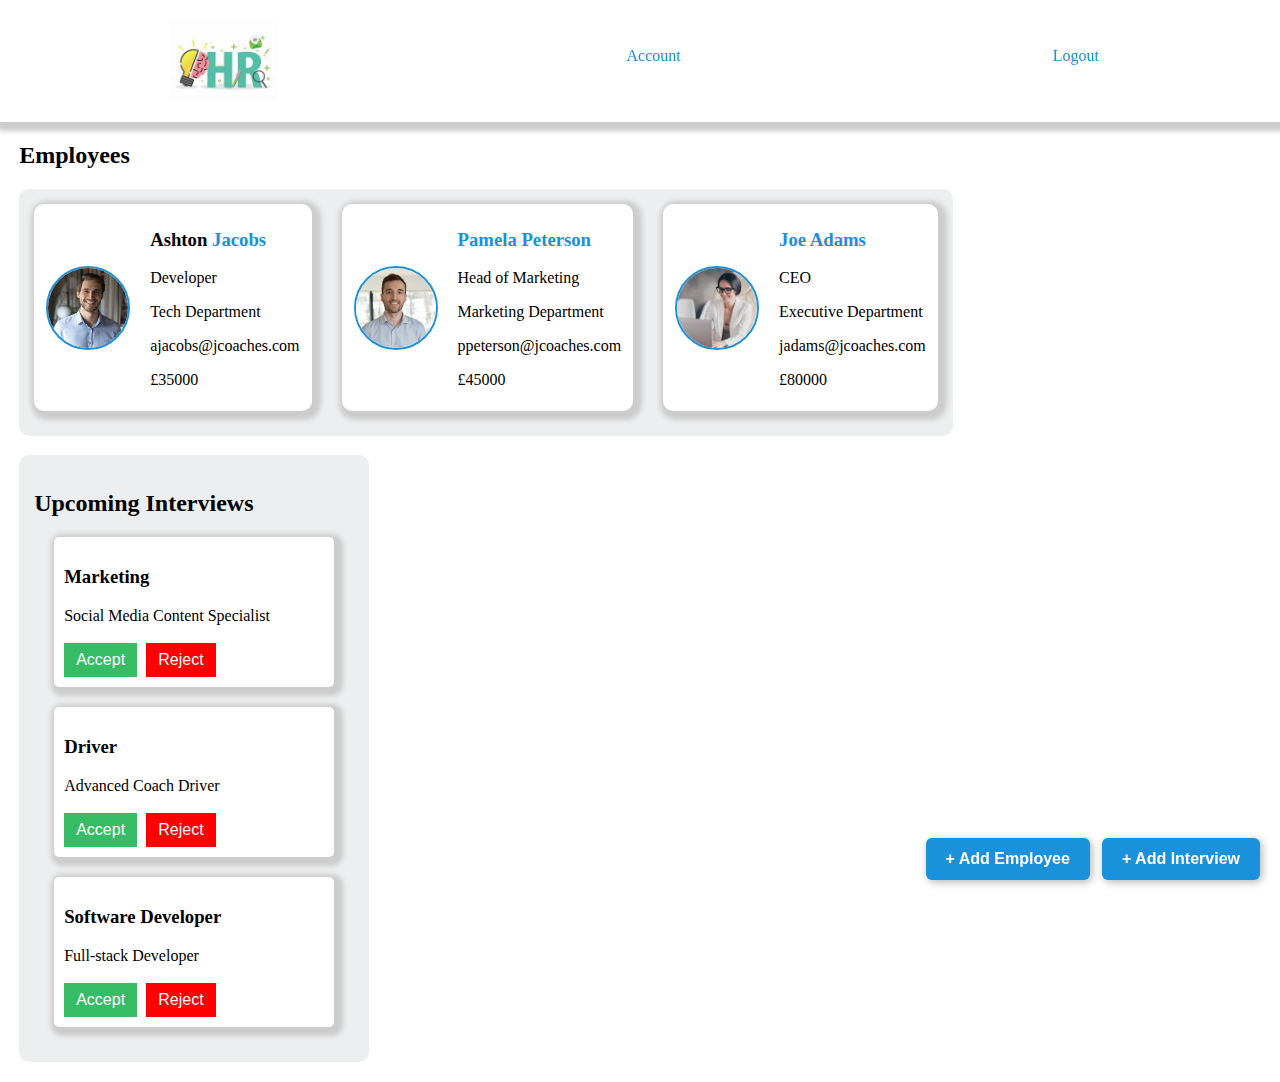
<file: HR System/index.html>
<!DOCTYPE html>
<html lang="en">

<head>
    <meta charset="UTF-8">
    <meta name="viewport" content="width=device-width, initial-scale=1.0">
    <title>Joe's Coaches</title>
    <link rel="stylesheet" href="css/style.css">
</head>

<body>

    <!-- NAVIGATION -->
    <div class="nav-wrapper">
        <nav>
            <ul class="nav-list">
                <img id="icon" src="images/logo.jpg" alt="logo" height="80px">
                <li><a href="#">Account</a></li>
                <li><a href="#">Logout</a></li>
            </ul>
        </nav>
    </div>

    <!-- EMPLOYEES -->
    <div class="employees">
        <h2>Employees</h2>

        <div class="employee-list">

            <!-- Employee 1 -->
            <div class="employee-card">
                <img class="user-img" src="images/user1.webp" alt="">
                <div class="employee-details">
                    <h3><span class="name-format"></span>Ashton</span> <span class="name-format">Jacobs</span></h3>
                    <p>Developer</p>
                    <p>Tech Department</p>
                    <p>ajacobs@jcoaches.com</p>
                    <p>£35000</p>
                </div>
            </div>

            <!-- Employee 2 -->
            <div class="employee-card">
                <img class="user-img" src="images/user2.webp" alt="">
                <div class="employee-details">
                    <h3><span class="name-format">Pamela</span> <span class="name-format">Peterson</span></h3>
                    <p>Head of Marketing</p>
                    <p>Marketing Department</p>
                    <p>ppeterson@jcoaches.com</p>
                    <p>£45000</p>
                </div>
            </div>

            <!-- Employee 3 -->
            <div class="employee-card">
                <img class="user-img" src="images/user4.jpg" alt="">
                <div class="employee-details">
                    <h3><span class="name-format">Joe</span> <span class="name-format">Adams</span></h3>
                    <p>CEO</p>
                    <p>Executive Department</p>
                    <p>jadams@jcoaches.com</p>
                    <p>£80000</p>
                </div>
            </div>

        </div>
    </div>

    <!-- INTERVIEWS -->
    <div class="interviews">
        <h2>Upcoming Interviews</h2>

        <div class="list-item">
            <h3>Marketing</h3>
            <p>Social Media Content Specialist</p>
            <button class="accept-btn">Accept</button>
            <button class="reject-btn">Reject</button>
        </div>

        <div class="list-item">
            <h3>Driver</h3>
            <p>Advanced Coach Driver</p>
            <button class="accept-btn">Accept</button>
            <button class="reject-btn">Reject</button>
        </div>

        <div class="list-item">
            <h3>Software Developer</h3>
            <p>Full-stack Developer</p>
            <button class="accept-btn">Accept</button>
            <button class="reject-btn">Reject</button>
        </div>

    </div>

    <!-- ADD EMPLOYEE MODAL -->
    <div id="employeeModal">
        <div class="modal-header">
            <p class="modal-header-content">Add New Employee</p>
        </div>
        <p>First Name: <input type="text" id="name" placeholder="First Name"></p>
        <p>Last Name: <input type="text" id="surname" placeholder="Last Name"></p>
        <p>Position: <input type="text" id="position" placeholder="Position"></p>
        <p>Department: <input type="text" id="department" placeholder="Department"></p>
        <p>Email: <input type="text" id="email" placeholder="Email"></p>
        <p>Salary: <input type="text" id="salary" placeholder="Salary"></p>
        <button id="confirmBtn" onclick="addEmployee()">Confirm</button>
    </div>

    <!-- ADD INTERVIEW MODAL -->
    <div id="interviewModal">
        <div class="modal-header">
            <p class="modal-header-content">Add New Interview</p>
        </div>
        <p>Department: <input type="text" id="int-department" placeholder="Department"></p>
        <p>Position: <input type="text" id="int-position" placeholder="Position"></p>
        <button id="confirmIntBtn" onclick="addInterview()">Confirm</button>
    </div>

    <!-- FLOATING ACTION BUTTONS (bottom-right) -->
    <div class="fab-container">
        <button class="btn fab-btn" onclick="showAddEmpModal()">+ Add Employee</button>
        <button class="btn fab-btn" onclick="showAddIntModal()">+ Add Interview</button>
    </div>

    <script src="JS/main.js"></script>

</body>

</html>
</file>
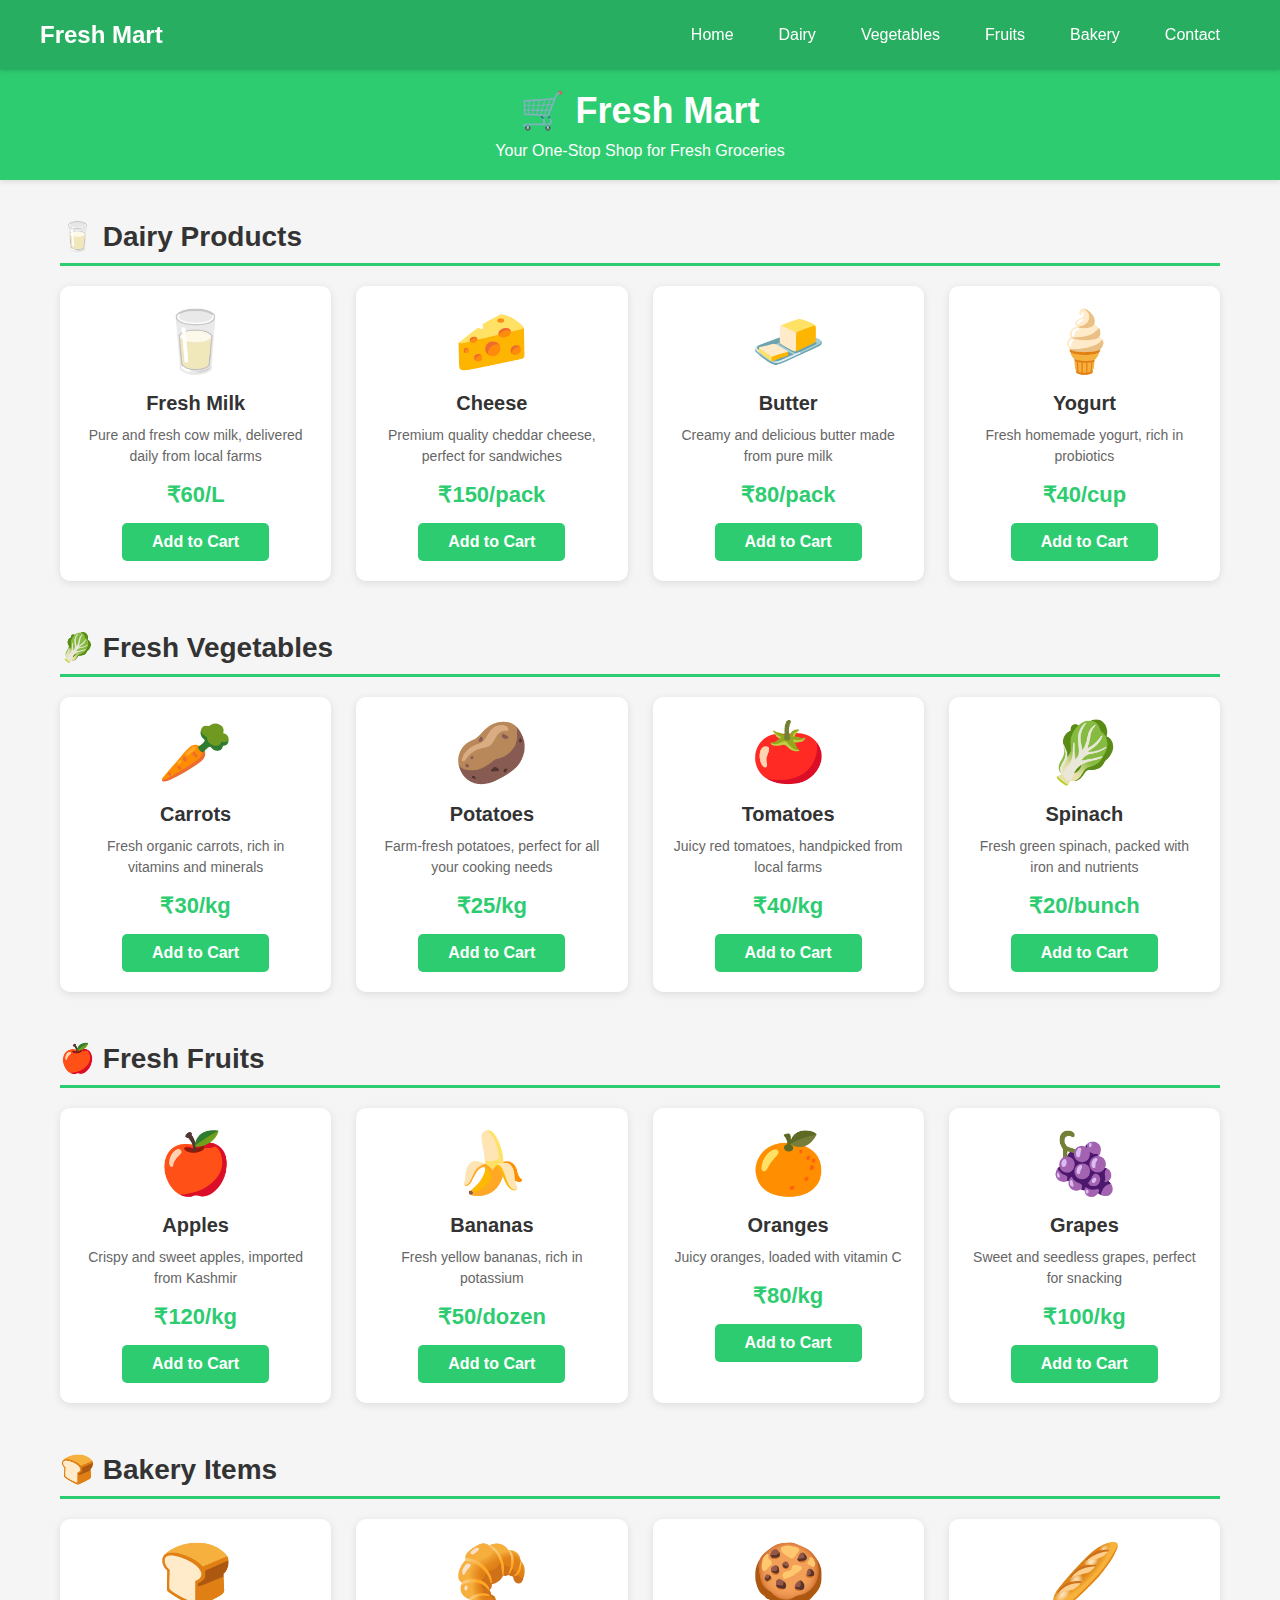
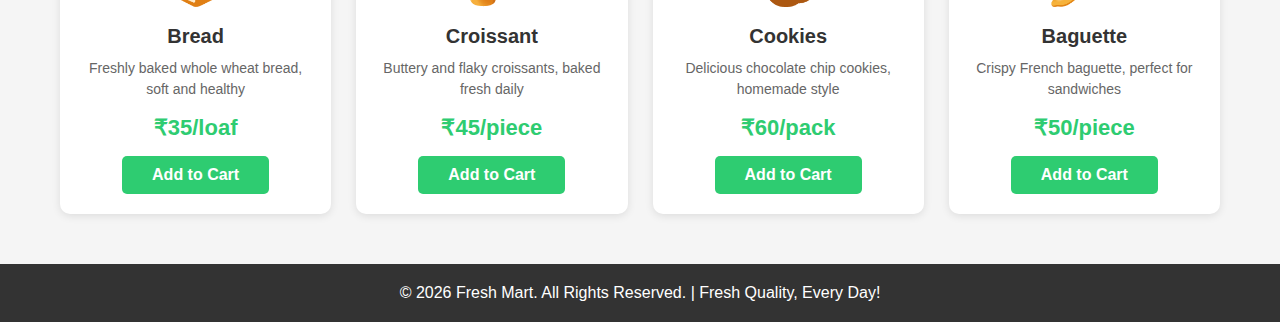
<file: L8/index.html>
<!DOCTYPE html>
<html lang="en">

<head>
    <meta charset="UTF-8">
    <meta name="viewport" content="width=device-width, initial-scale=1.0">
    <title>Fresh Mart - Your Daily Grocery Store</title>
    <link rel="stylesheet" href="style.css">
</head>

<body>
    <!-- Navigation Bar -->
    <nav class="navbar">
        <div class="nav-container">
            <a href="#" class="logo">Fresh Mart</a>

            <input type="checkbox" id="menu-toggle">
            <label for="menu-toggle" class="menu-toggle-label">
                <span></span>
                <span></span>
                <span></span>
            </label>

            <ul class="nav-menu">
                <li class="nav-item">
                    <a href="#home" class="nav-link">Home</a>
                </li>
                <li class="nav-item">
                    <a href="#dairy" class="nav-link">Dairy</a>
                </li>
                <li class="nav-item">
                    <a href="#vegetables" class="nav-link">Vegetables</a>
                </li>
                <li class="nav-item">
                    <a href="#fruits" class="nav-link">Fruits</a>
                </li>
                <li class="nav-item">
                    <a href="#bakery" class="nav-link">Bakery</a>
                </li>
                <li class="nav-item">
                    <a href="#contact" class="nav-link">Contact</a>
                </li>
            </ul>
        </div>
    </nav>

    <!-- Header -->
    <header>
        <h1>🛒 Fresh Mart</h1>
        <p>Your One-Stop Shop for Fresh Groceries</p>
    </header>

    <!-- Main Container -->
    <div class="container">

        <!-- Dairy Products Section -->
        <section class="category-section">
            <h2 class="category-title">🥛 Dairy Products</h2>
            <div class="product-grid">
                <div class="product-card">
                    <div class="product-icon">🥛</div>
                    <h3 class="product-name">Fresh Milk</h3>
                    <p class="product-description">Pure and fresh cow milk, delivered daily from local farms</p>
                    <p class="product-price">₹60/L</p>
                    <a href="#" class="buy-button">Add to Cart</a>
                </div>

                <div class="product-card">
                    <div class="product-icon">🧀</div>
                    <h3 class="product-name">Cheese</h3>
                    <p class="product-description">Premium quality cheddar cheese, perfect for sandwiches</p>
                    <p class="product-price">₹150/pack</p>
                    <a href="#" class="buy-button">Add to Cart</a>
                </div>

                <div class="product-card">
                    <div class="product-icon">🧈</div>
                    <h3 class="product-name">Butter</h3>
                    <p class="product-description">Creamy and delicious butter made from pure milk</p>
                    <p class="product-price">₹80/pack</p>
                    <a href="#" class="buy-button">Add to Cart</a>
                </div>

                <div class="product-card">
                    <div class="product-icon">🍦</div>
                    <h3 class="product-name">Yogurt</h3>
                    <p class="product-description">Fresh homemade yogurt, rich in probiotics</p>
                    <p class="product-price">₹40/cup</p>
                    <a href="#" class="buy-button">Add to Cart</a>
                </div>
            </div>
        </section>

        <!-- Vegetables Section -->
        <section class="category-section">
            <h2 class="category-title">🥬 Fresh Vegetables</h2>
            <div class="product-grid">
                <div class="product-card">
                    <div class="product-icon">🥕</div>
                    <h3 class="product-name">Carrots</h3>
                    <p class="product-description">Fresh organic carrots, rich in vitamins and minerals</p>
                    <p class="product-price">₹30/kg</p>
                    <a href="#" class="buy-button">Add to Cart</a>
                </div>

                <div class="product-card">
                    <div class="product-icon">🥔</div>
                    <h3 class="product-name">Potatoes</h3>
                    <p class="product-description">Farm-fresh potatoes, perfect for all your cooking needs</p>
                    <p class="product-price">₹25/kg</p>
                    <a href="#" class="buy-button">Add to Cart</a>
                </div>

                <div class="product-card">
                    <div class="product-icon">🍅</div>
                    <h3 class="product-name">Tomatoes</h3>
                    <p class="product-description">Juicy red tomatoes, handpicked from local farms</p>
                    <p class="product-price">₹40/kg</p>
                    <a href="#" class="buy-button">Add to Cart</a>
                </div>

                <div class="product-card">
                    <div class="product-icon">🥬</div>
                    <h3 class="product-name">Spinach</h3>
                    <p class="product-description">Fresh green spinach, packed with iron and nutrients</p>
                    <p class="product-price">₹20/bunch</p>
                    <a href="#" class="buy-button">Add to Cart</a>
                </div>
            </div>
        </section>

        <!-- Fruits Section -->
        <section class="category-section">
            <h2 class="category-title">🍎 Fresh Fruits</h2>
            <div class="product-grid">
                <div class="product-card">
                    <div class="product-icon">🍎</div>
                    <h3 class="product-name">Apples</h3>
                    <p class="product-description">Crispy and sweet apples, imported from Kashmir</p>
                    <p class="product-price">₹120/kg</p>
                    <a href="#" class="buy-button">Add to Cart</a>
                </div>

                <div class="product-card">
                    <div class="product-icon">🍌</div>
                    <h3 class="product-name">Bananas</h3>
                    <p class="product-description">Fresh yellow bananas, rich in potassium</p>
                    <p class="product-price">₹50/dozen</p>
                    <a href="#" class="buy-button">Add to Cart</a>
                </div>

                <div class="product-card">
                    <div class="product-icon">🍊</div>
                    <h3 class="product-name">Oranges</h3>
                    <p class="product-description">Juicy oranges, loaded with vitamin C</p>
                    <p class="product-price">₹80/kg</p>
                    <a href="#" class="buy-button">Add to Cart</a>
                </div>

                <div class="product-card">
                    <div class="product-icon">🍇</div>
                    <h3 class="product-name">Grapes</h3>
                    <p class="product-description">Sweet and seedless grapes, perfect for snacking</p>
                    <p class="product-price">₹100/kg</p>
                    <a href="#" class="buy-button">Add to Cart</a>
                </div>
            </div>
        </section>

        <!-- Bakery Section -->
        <section class="category-section">
            <h2 class="category-title">🍞 Bakery Items</h2>
            <div class="product-grid">
                <div class="product-card">
                    <div class="product-icon">🍞</div>
                    <h3 class="product-name">Bread</h3>
                    <p class="product-description">Freshly baked whole wheat bread, soft and healthy</p>
                    <p class="product-price">₹35/loaf</p>
                    <a href="#" class="buy-button">Add to Cart</a>
                </div>

                <div class="product-card">
                    <div class="product-icon">🥐</div>
                    <h3 class="product-name">Croissant</h3>
                    <p class="product-description">Buttery and flaky croissants, baked fresh daily</p>
                    <p class="product-price">₹45/piece</p>
                    <a href="#" class="buy-button">Add to Cart</a>
                </div>

                <div class="product-card">
                    <div class="product-icon">🍪</div>
                    <h3 class="product-name">Cookies</h3>
                    <p class="product-description">Delicious chocolate chip cookies, homemade style</p>
                    <p class="product-price">₹60/pack</p>
                    <a href="#" class="buy-button">Add to Cart</a>
                </div>

                <div class="product-card">
                    <div class="product-icon">🥖</div>
                    <h3 class="product-name">Baguette</h3>
                    <p class="product-description">Crispy French baguette, perfect for sandwiches</p>
                    <p class="product-price">₹50/piece</p>
                    <a href="#" class="buy-button">Add to Cart</a>
                </div>
            </div>
        </section>

    </div>

    <!-- Footer -->
    <footer>
        <p>&copy; 2026 Fresh Mart. All Rights Reserved. | Fresh Quality, Every Day!</p>
    </footer>
</body>

</html>
</file>
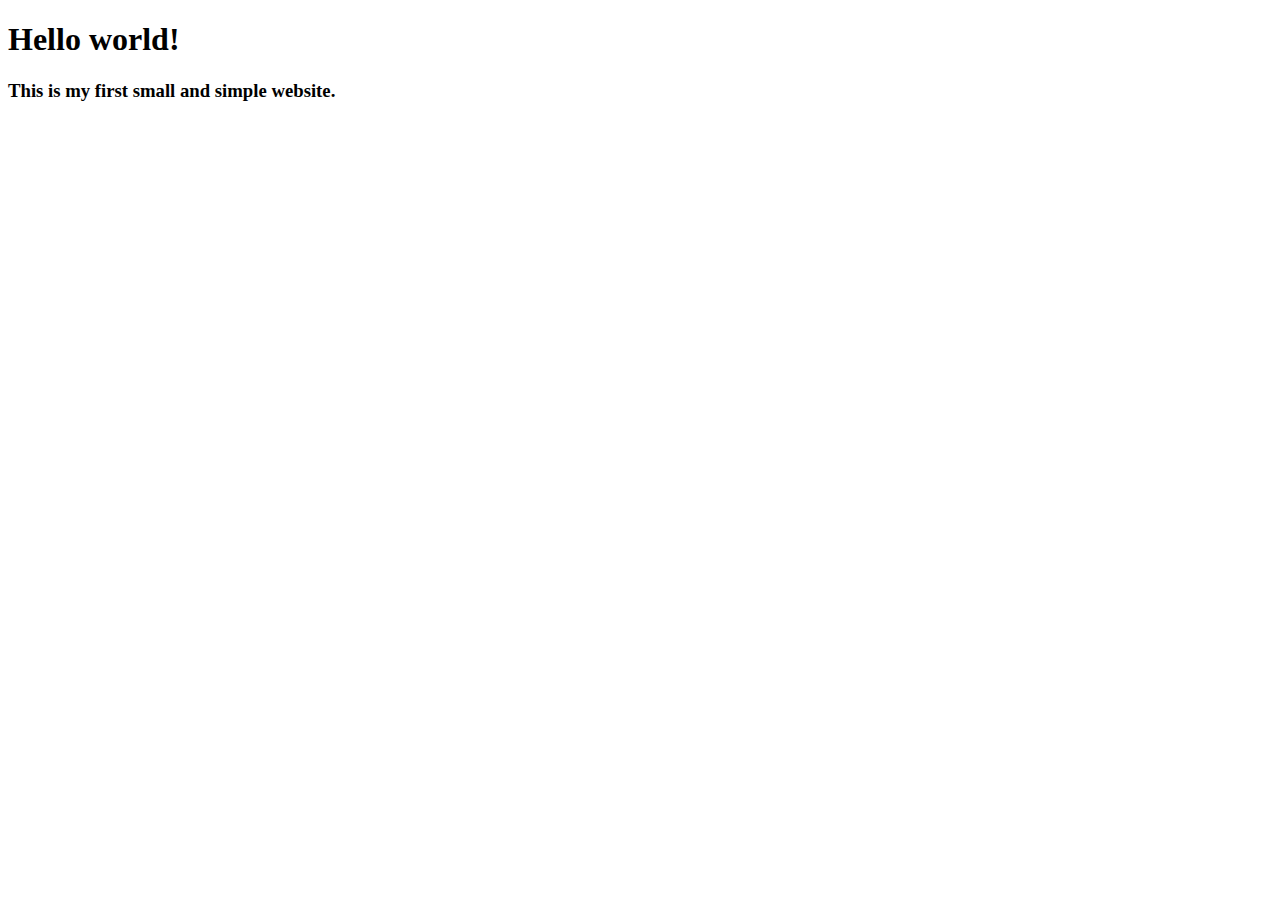
<file: L2/simpleweb.html>
<!DOCTYPE html>
<html lang="en">
<head>
    <meta charset="UTF-8">
    <meta name="viewport" content="width=device-width, initial-scale=1.0">
    <title>First webpage</title>
</head>
<body>
    <h1>Hello world!</h1>
    <h3>This is my first small and simple website. </h3>
</body>
</html>
</file>
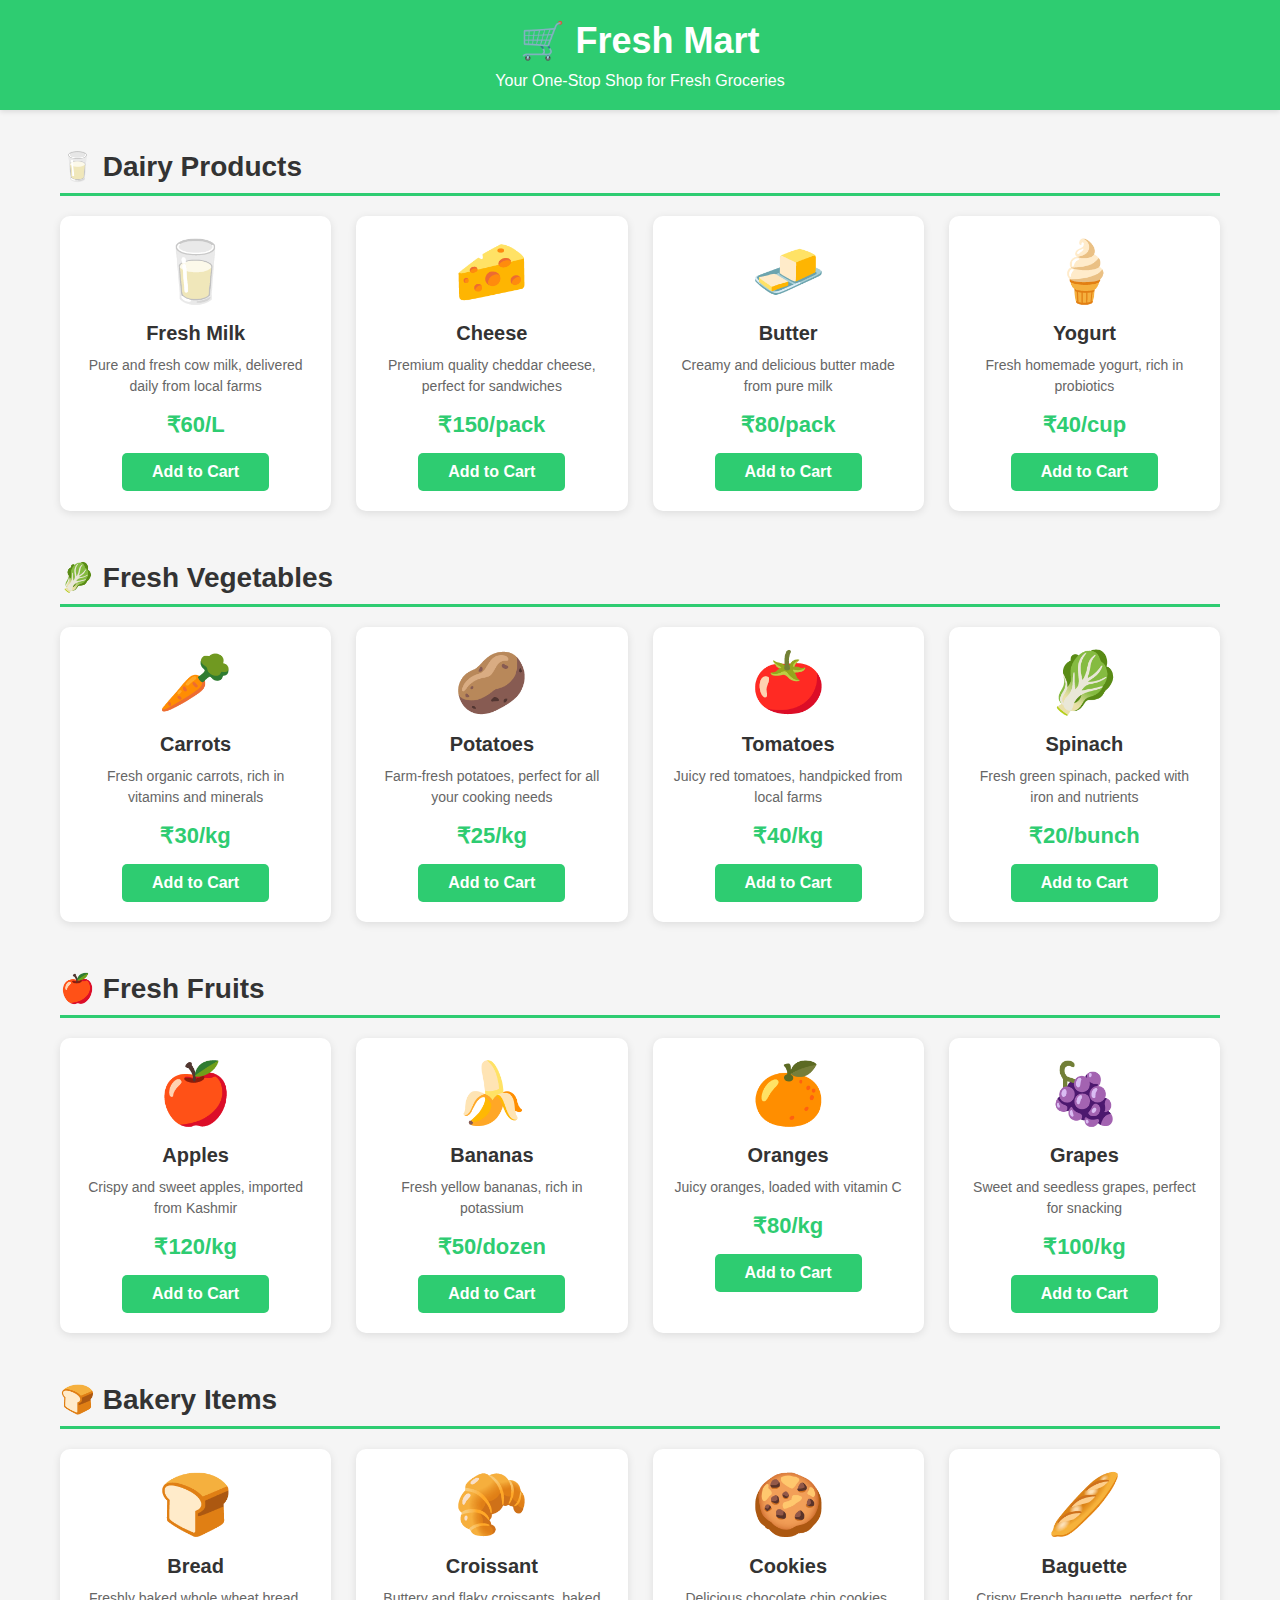
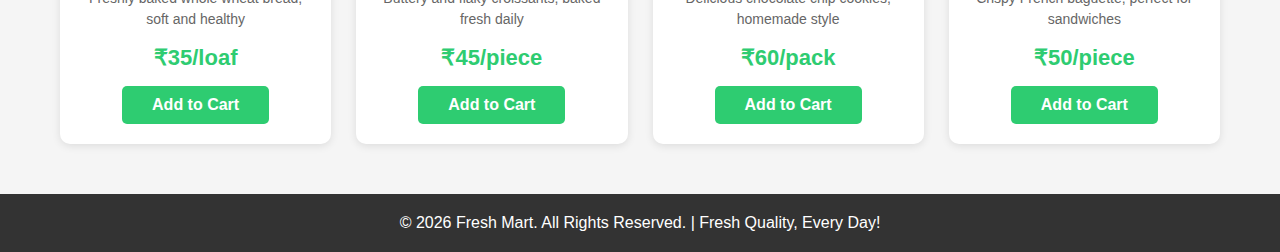
<file: L8/mart.html>
<!DOCTYPE html>
<html lang="en">

<head>
    <meta charset="UTF-8">
    <meta name="viewport" content="width=device-width, initial-scale=1.0">
    <title>Fresh Mart - Your Daily Grocery Store</title>
    <style>
        * {
            margin: 0;
            padding: 0;
            box-sizing: border-box;
        }

        body {
            font-family: Arial, sans-serif;
            background-color: #f5f5f5;
        }

        /* Header */
        header {
            background-color: #2ecc71;
            color: white;
            padding: 20px;
            text-align: center;
            box-shadow: 0 2px 5px rgba(0, 0, 0, 0.1);
        }

        header h1 {
            font-size: 36px;
            margin-bottom: 10px;
        }

        header p {
            font-size: 16px;
        }

        /* Container */
        .container {
            max-width: 1200px;
            margin: 40px auto;
            padding: 0 20px;
        }

        /* Category Section */
        .category-section {
            margin-bottom: 50px;
        }

        .category-title {
            font-size: 28px;
            color: #333;
            margin-bottom: 20px;
            padding-bottom: 10px;
            border-bottom: 3px solid #2ecc71;
        }

        /* Product Grid */
        .product-grid {
            display: grid;
            grid-template-columns: repeat(auto-fit, minmax(250px, 1fr));
            gap: 25px;
        }

        /* Product Card */
        .product-card {
            background-color: white;
            border-radius: 10px;
            padding: 20px;
            text-align: center;
            box-shadow: 0 2px 8px rgba(0, 0, 0, 0.1);
        }

        .product-card:hover {
            box-shadow: 0 4px 15px rgba(0, 0, 0, 0.2);
        }

        .product-icon {
            font-size: 60px;
            margin-bottom: 15px;
        }

        .product-name {
            font-size: 20px;
            font-weight: bold;
            color: #333;
            margin-bottom: 10px;
        }

        .product-description {
            font-size: 14px;
            color: #666;
            margin-bottom: 15px;
            line-height: 1.5;
        }

        .product-price {
            font-size: 22px;
            color: #2ecc71;
            font-weight: bold;
            margin-bottom: 15px;
        }

        .buy-button {
            background-color: #2ecc71;
            color: white;
            padding: 10px 30px;
            border-radius: 5px;
            text-decoration: none;
            display: inline-block;
            font-weight: bold;
        }

        .buy-button:hover {
            background-color: #27ae60;
        }

        /* Footer */
        footer {
            background-color: #333;
            color: white;
            text-align: center;
            padding: 20px;
            margin-top: 50px;
        }

        /* Responsive */
        @media (max-width: 768px) {
            header h1 {
                font-size: 28px;
            }

            .category-title {
                font-size: 24px;
            }

            .product-grid {
                grid-template-columns: repeat(auto-fit, minmax(200px, 1fr));
                gap: 15px;
            }
        }
    </style>
</head>

<body>
    <!-- Header -->
    <header>
        <h1>🛒 Fresh Mart</h1>
        <p>Your One-Stop Shop for Fresh Groceries</p>
    </header>

    <!-- Main Container -->
    <div class="container">

        <!-- Dairy Products Section -->
        <section class="category-section">
            <h2 class="category-title">🥛 Dairy Products</h2>
            <div class="product-grid">
                <div class="product-card">
                    <div class="product-icon">🥛</div>
                    <h3 class="product-name">Fresh Milk</h3>
                    <p class="product-description">Pure and fresh cow milk, delivered daily from local farms</p>
                    <p class="product-price">₹60/L</p>
                    <a href="#" class="buy-button">Add to Cart</a>
                </div>

                <div class="product-card">
                    <div class="product-icon">🧀</div>
                    <h3 class="product-name">Cheese</h3>
                    <p class="product-description">Premium quality cheddar cheese, perfect for sandwiches</p>
                    <p class="product-price">₹150/pack</p>
                    <a href="#" class="buy-button">Add to Cart</a>
                </div>

                <div class="product-card">
                    <div class="product-icon">🧈</div>
                    <h3 class="product-name">Butter</h3>
                    <p class="product-description">Creamy and delicious butter made from pure milk</p>
                    <p class="product-price">₹80/pack</p>
                    <a href="#" class="buy-button">Add to Cart</a>
                </div>

                <div class="product-card">
                    <div class="product-icon">🍦</div>
                    <h3 class="product-name">Yogurt</h3>
                    <p class="product-description">Fresh homemade yogurt, rich in probiotics</p>
                    <p class="product-price">₹40/cup</p>
                    <a href="#" class="buy-button">Add to Cart</a>
                </div>
            </div>
        </section>

        <!-- Vegetables Section -->
        <section class="category-section">
            <h2 class="category-title">🥬 Fresh Vegetables</h2>
            <div class="product-grid">
                <div class="product-card">
                    <div class="product-icon">🥕</div>
                    <h3 class="product-name">Carrots</h3>
                    <p class="product-description">Fresh organic carrots, rich in vitamins and minerals</p>
                    <p class="product-price">₹30/kg</p>
                    <a href="#" class="buy-button">Add to Cart</a>
                </div>

                <div class="product-card">
                    <div class="product-icon">🥔</div>
                    <h3 class="product-name">Potatoes</h3>
                    <p class="product-description">Farm-fresh potatoes, perfect for all your cooking needs</p>
                    <p class="product-price">₹25/kg</p>
                    <a href="#" class="buy-button">Add to Cart</a>
                </div>

                <div class="product-card">
                    <div class="product-icon">🍅</div>
                    <h3 class="product-name">Tomatoes</h3>
                    <p class="product-description">Juicy red tomatoes, handpicked from local farms</p>
                    <p class="product-price">₹40/kg</p>
                    <a href="#" class="buy-button">Add to Cart</a>
                </div>

                <div class="product-card">
                    <div class="product-icon">🥬</div>
                    <h3 class="product-name">Spinach</h3>
                    <p class="product-description">Fresh green spinach, packed with iron and nutrients</p>
                    <p class="product-price">₹20/bunch</p>
                    <a href="#" class="buy-button">Add to Cart</a>
                </div>
            </div>
        </section>

        <!-- Fruits Section -->
        <section class="category-section">
            <h2 class="category-title">🍎 Fresh Fruits</h2>
            <div class="product-grid">
                <div class="product-card">
                    <div class="product-icon">🍎</div>
                    <h3 class="product-name">Apples</h3>
                    <p class="product-description">Crispy and sweet apples, imported from Kashmir</p>
                    <p class="product-price">₹120/kg</p>
                    <a href="#" class="buy-button">Add to Cart</a>
                </div>

                <div class="product-card">
                    <div class="product-icon">🍌</div>
                    <h3 class="product-name">Bananas</h3>
                    <p class="product-description">Fresh yellow bananas, rich in potassium</p>
                    <p class="product-price">₹50/dozen</p>
                    <a href="#" class="buy-button">Add to Cart</a>
                </div>

                <div class="product-card">
                    <div class="product-icon">🍊</div>
                    <h3 class="product-name">Oranges</h3>
                    <p class="product-description">Juicy oranges, loaded with vitamin C</p>
                    <p class="product-price">₹80/kg</p>
                    <a href="#" class="buy-button">Add to Cart</a>
                </div>

                <div class="product-card">
                    <div class="product-icon">🍇</div>
                    <h3 class="product-name">Grapes</h3>
                    <p class="product-description">Sweet and seedless grapes, perfect for snacking</p>
                    <p class="product-price">₹100/kg</p>
                    <a href="#" class="buy-button">Add to Cart</a>
                </div>
            </div>
        </section>

        <!-- Bakery Section -->
        <section class="category-section">
            <h2 class="category-title">🍞 Bakery Items</h2>
            <div class="product-grid">
                <div class="product-card">
                    <div class="product-icon">🍞</div>
                    <h3 class="product-name">Bread</h3>
                    <p class="product-description">Freshly baked whole wheat bread, soft and healthy</p>
                    <p class="product-price">₹35/loaf</p>
                    <a href="#" class="buy-button">Add to Cart</a>
                </div>

                <div class="product-card">
                    <div class="product-icon">🥐</div>
                    <h3 class="product-name">Croissant</h3>
                    <p class="product-description">Buttery and flaky croissants, baked fresh daily</p>
                    <p class="product-price">₹45/piece</p>
                    <a href="#" class="buy-button">Add to Cart</a>
                </div>

                <div class="product-card">
                    <div class="product-icon">🍪</div>
                    <h3 class="product-name">Cookies</h3>
                    <p class="product-description">Delicious chocolate chip cookies, homemade style</p>
                    <p class="product-price">₹60/pack</p>
                    <a href="#" class="buy-button">Add to Cart</a>
                </div>

                <div class="product-card">
                    <div class="product-icon">🥖</div>
                    <h3 class="product-name">Baguette</h3>
                    <p class="product-description">Crispy French baguette, perfect for sandwiches</p>
                    <p class="product-price">₹50/piece</p>
                    <a href="#" class="buy-button">Add to Cart</a>
                </div>
            </div>
        </section>

    </div>

    <!-- Footer -->
    <footer>
        <p>&copy; 2026 Fresh Mart. All Rights Reserved. | Fresh Quality, Every Day!</p>
    </footer>
</body>

</html>
</file>
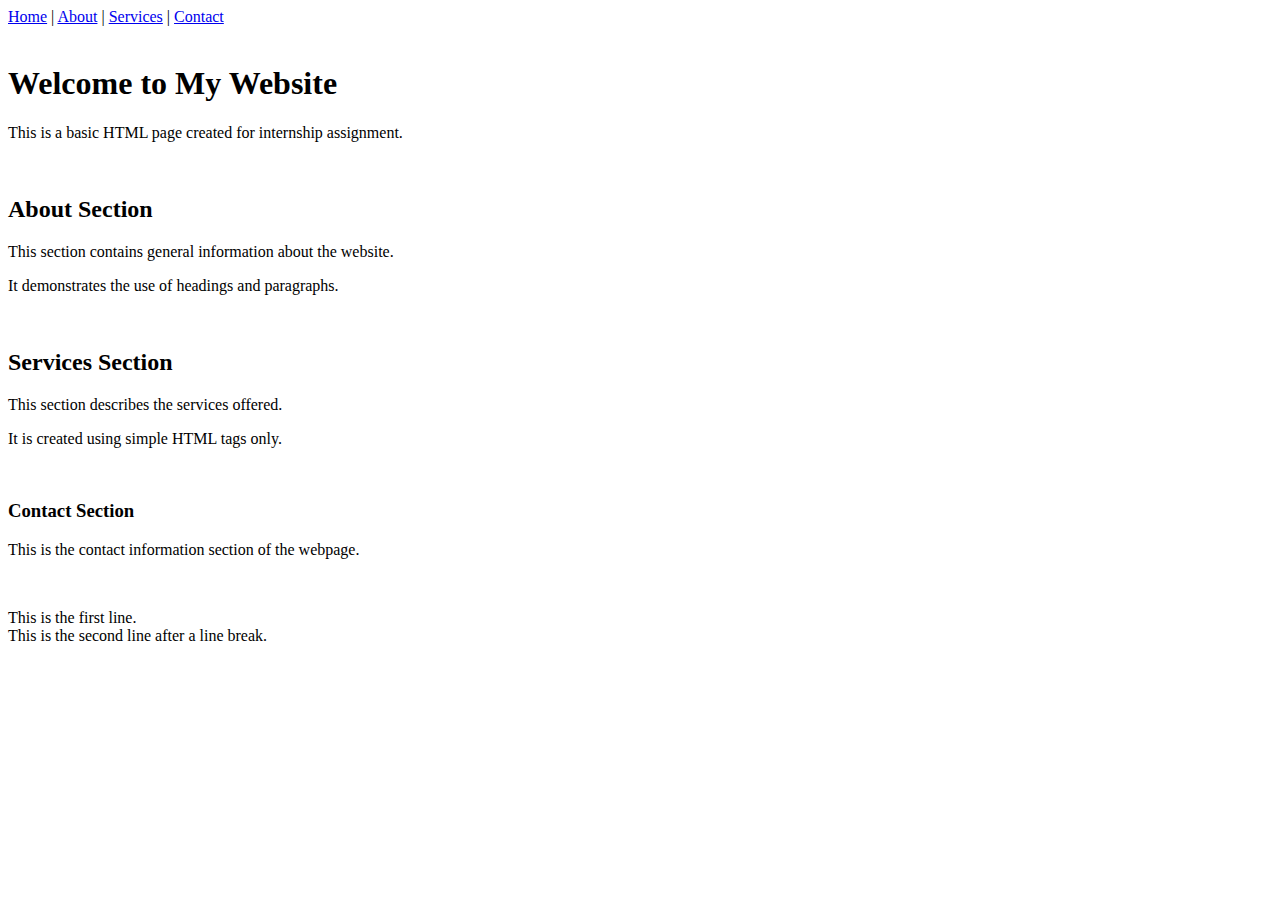
<file: user-login-form-using-javascript/assignment.html>
<!DOCTYPE html>
<html>

<head>
    <title>Basic HTML Page</title>
</head>

<body>

<nav>
    <a href="#home">Home</a> |
    <a href="#about">About</a> |
    <a href="#services">Services</a> |
    <a href="#contact">Contact</a>
</nav>

<br>

<section id="home">
    <h1>Welcome to My Website</h1>
    <p>This is a basic HTML page created for internship assignment.</p>
</section>

<br>

<section id="about">
    <h2>About Section</h2>
    <p>This section contains general information about the website.</p>
    <p>It demonstrates the use of headings and paragraphs.</p>
</section>

<br>

<section id="services">
    <h2>Services Section</h2>
    <p>This section describes the services offered.</p>
    <p>It is created using simple HTML tags only.</p>
</section>

<br>

<section id="contact">
    <h3>Contact Section</h3>
    <p>This is the contact information section of the webpage.</p>
</section>

<br>

<p>This is the first line.<br>This is the second line after a line break.</p>

</body>

</html>
</file>
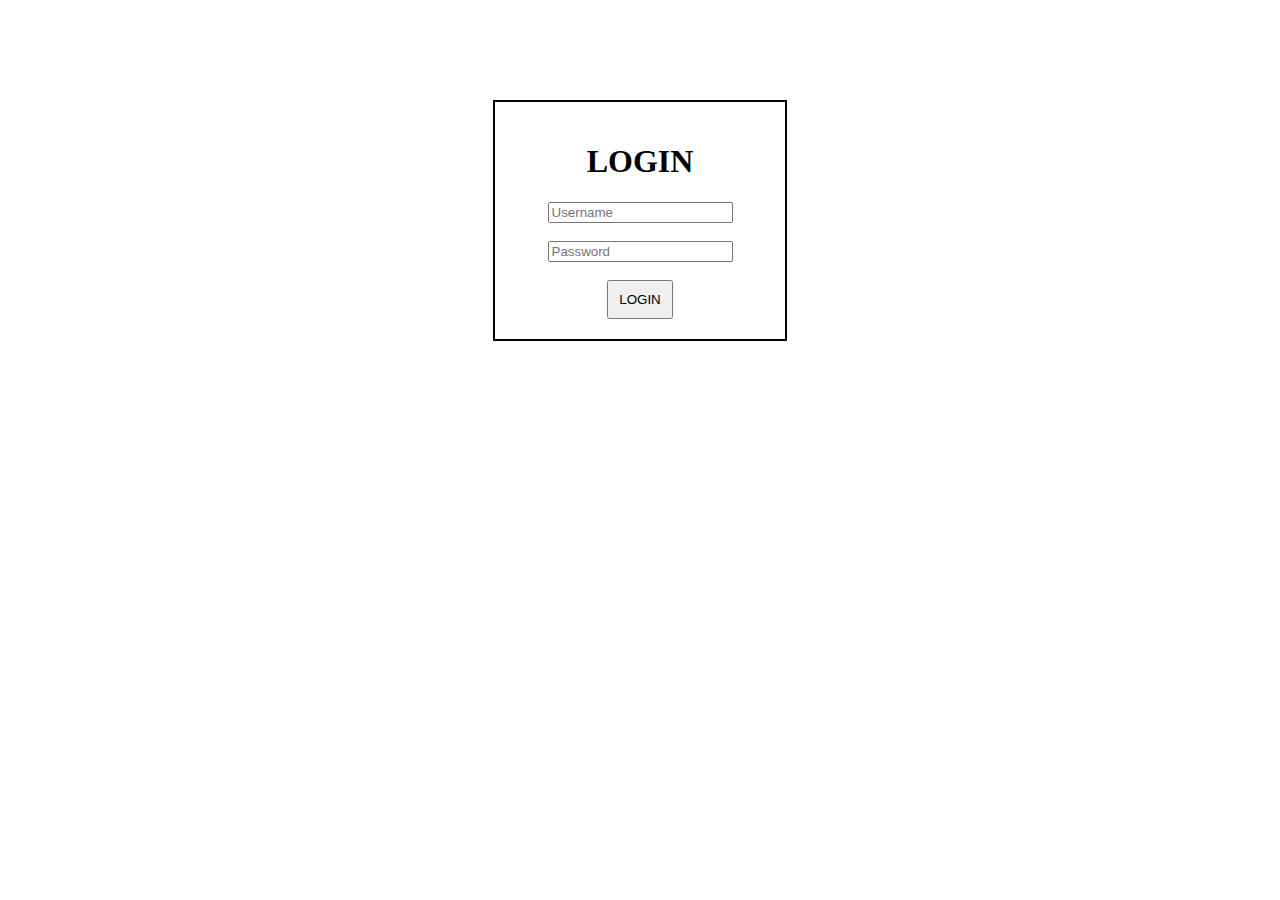
<file: user-login-form-using-javascript/login.html>
<!DOCTYPE html>
<html>
<head>
    <title>Login Page</title>
    <link rel="stylesheet" href="css/style.css">
</head>

<body class="login-body">

<div class="container">

    <h1>LOGIN</h1>

    <form id="login-form">

        <input id="uname" type="text" placeholder="Username"><br><br>

        <input id="pwd" type="password" placeholder="Password"><br><br>

        <input class="btn" type="submit" value="LOGIN">

    </form>

</div>

<div class="modal" id="modal">
    <p>Incorrect Username or Password</p>
    <button onclick="dismissModal()">Try Again</button>
</div>

<script src="js/main.js"></script>

</body>
</html>
</file>
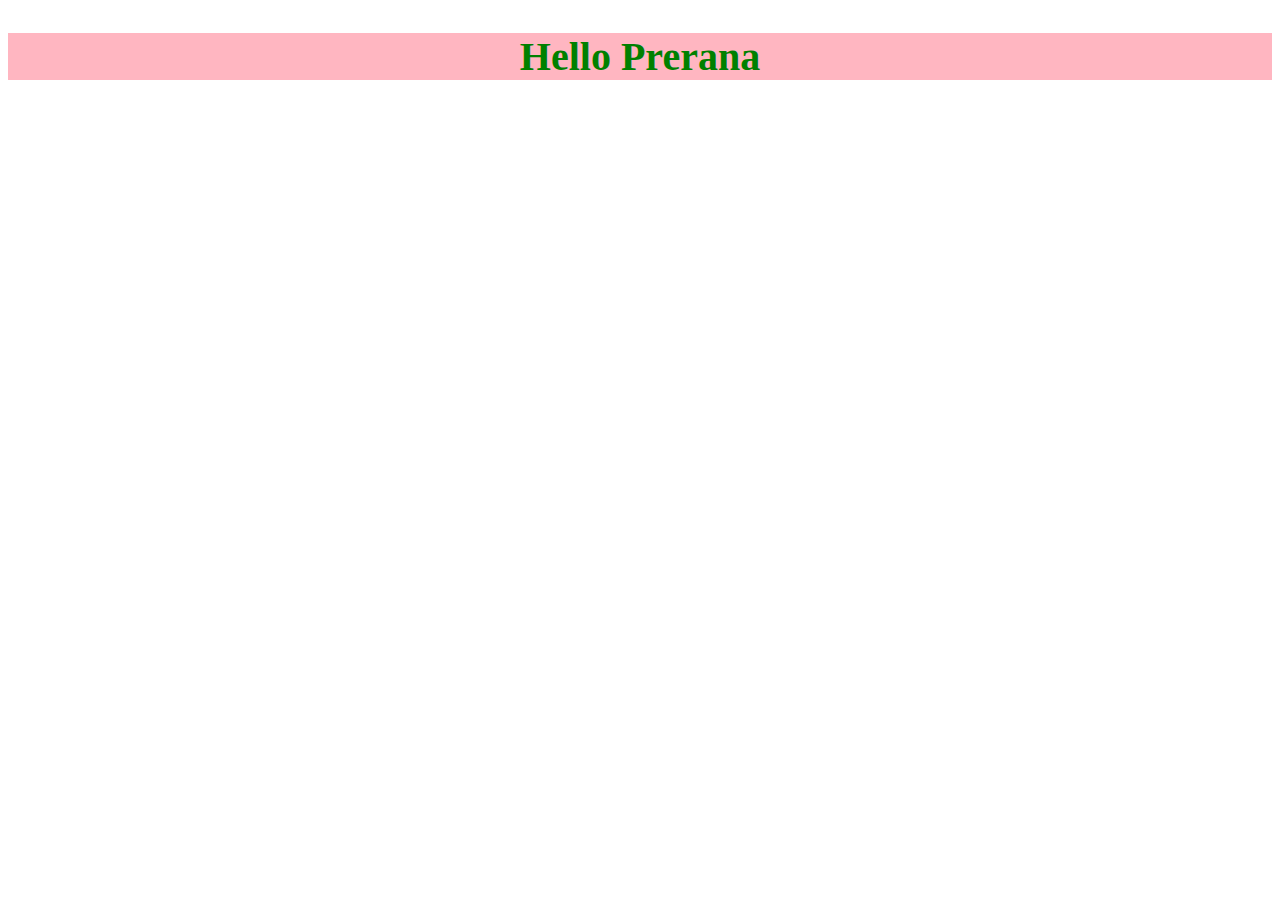
<file: javascript/cssbyjs/css-change.html>
<!DOCTYPE html>
<html>
<head>
    <title>Auto CSS Change</title>
</head>
<body>

    <h2 id="text">Hello Prerana</h2>

    <script>
        let element = document.getElementById("text");

        element.style.color = "green";
        element.style.backgroundColor = "lightpink";
        element.style.fontSize = "40px";
        element.style.textAlign = "center";
    </script>

</body>
</html>
</file>
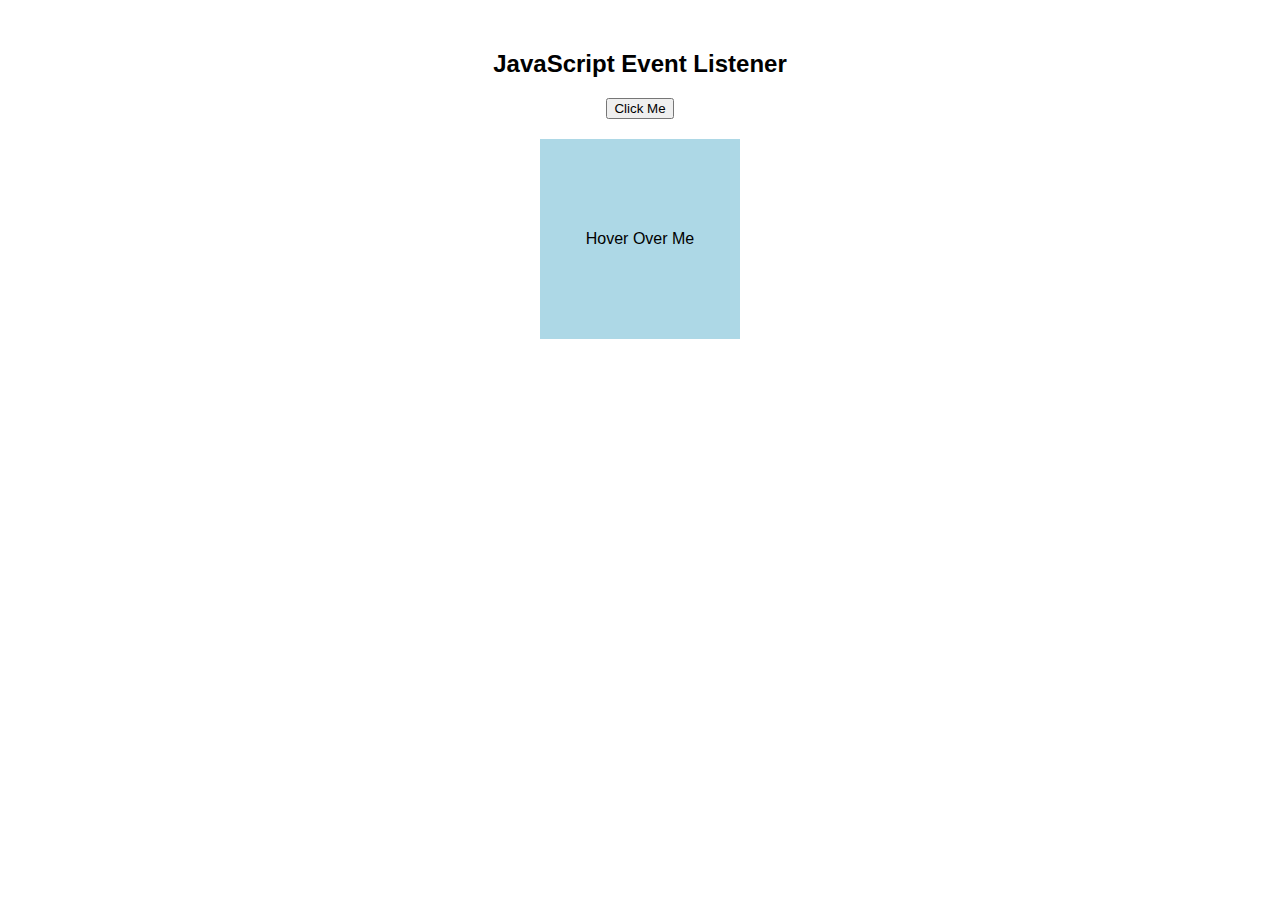
<file: javascript/cssbyjs/event-listener-practice.html>
<!DOCTYPE html>
<html>
<head>
    <title>Event Listener Practice</title>
    <style>
        body {
            text-align: center;
            margin-top: 50px;
            font-family: Arial;
        }

        #box {
            width: 200px;
            height: 200px;
            background-color: lightblue;
            margin: 20px auto;
            line-height: 200px;
        }
    </style>
</head>
<body>

    <h2 id="heading">JavaScript Event Listener</h2>

  
    <button id="btn">Click Me</button>

  
    <div id="box">Hover Over Me</div>

    <script>
        // Click Event example
        let button = document.getElementById("btn");
        let heading = document.getElementById("heading");

        button.addEventListener("click", function() {
            heading.innerText = "Button Clicked!";
            heading.style.color = "red";
        });

        //  Mouseover Event example
        let box = document.getElementById("box");

        box.addEventListener("mouseover", function() {
            box.style.backgroundColor = "orange";
        });

        box.addEventListener("mouseout", function() {
            box.style.backgroundColor = "lightblue";
        });
    </script>

</body>
</html>
</file>
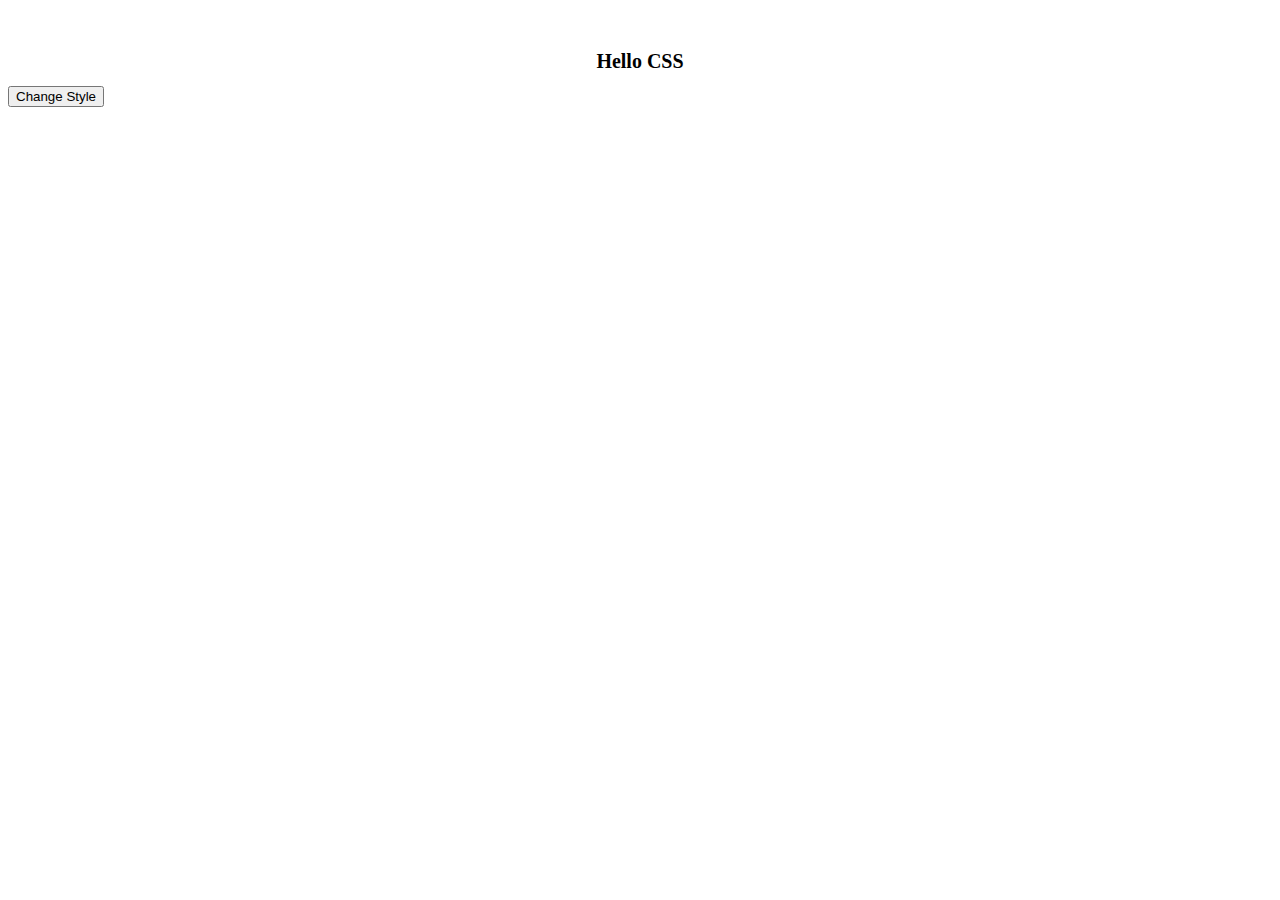
<file: javascript/cssbyjs/style-change.html>
<!DOCTYPE html>
<html>
<head>
    <title>Change CSS Using JavaScript</title>
    <style>
        #text {
            font-size: 20px;
            text-align: center;
            margin-top: 50px;
        }
    </style>
</head>
<body>

    <h1 id="text">Hello CSS</h1>

    <button onclick="changeStyle()">Change Style</button>

    <script>
        function changeStyle() {
            let element = document.getElementById("text");

            // style property used
            element.style.color = "blue";
            element.style.backgroundColor = "lightyellow";

       
            element.style.cssText += 
                "border: 2px solid black; padding: 10px;";
        }
    </script>

</body>
</html>
</file>
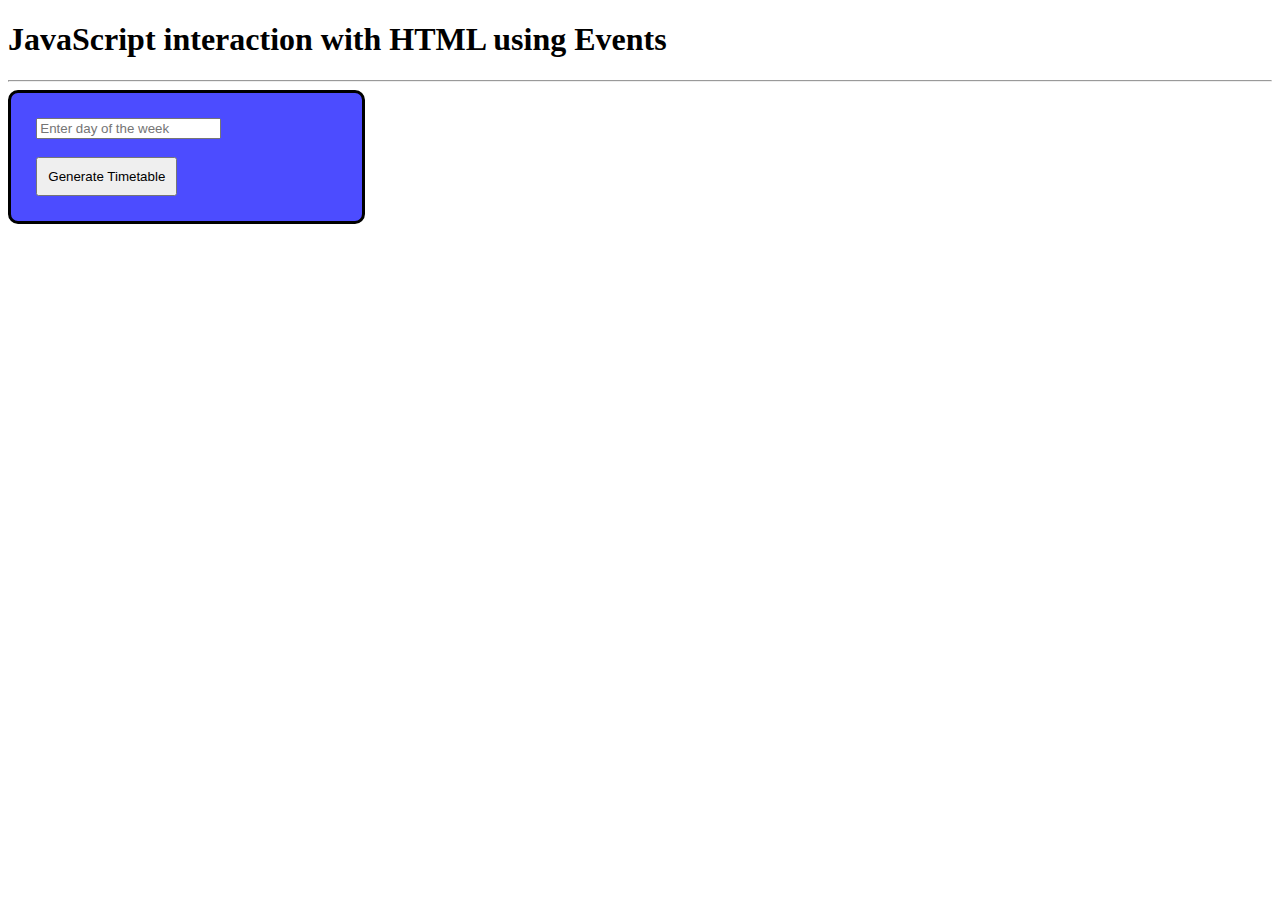
<file: javascript/first/Timetable.html>
<!DOCTYPE html>
<html lang="en">
<head>
    <meta charset="UTF-8">
    <meta name="viewport" content="width=device-width, initial-scale=1.0">
    <title>TimeTable</title>
    <link rel="stylesheet" href="style.css">
</head>
<body>

<h1>JavaScript interaction with HTML using Events</h1>
<hr>

<div id="container">
    <input type="text" id="user-input" placeholder="Enter day of the week">
    <br><br>
    <button id="myBtn">Generate Timetable</button>
</div>

<div id="result"></div>

<script src="main.js"></script>
</body>
</html>
</file>
<file: HR System/css/style.css>
body {
    margin: auto;
}

/* NAVBAR */
.nav-wrapper {
    background-color: #ffff;
    padding: 5px;
    width: 100%;
    position: sticky;
    top: 0;
    box-shadow: 3px 3px 5px 6px #ccc;
    z-index: 1;
}

#icon {
    max-width: 200px;
}

.nav-list {
    list-style: none;
    padding: 0;
    display: flex;
    align-items: stretch;
    justify-content: space-around;
    width: 100%;
}

.nav-list li {
    display: inline;
    margin: 0;
    padding-top: 26px;
}

.nav-list li a {
    color: #1b91db;
    text-decoration: none;
    padding: 22px;
}

/* EMPLOYEES */
.employees {
    margin-left: 1.5%;
}

.employee-list {
    list-style: none;
    padding-bottom: 10px;
    display: inline-flex;
    max-width: 100%;
    flex-wrap: wrap;
    background-color: #edeeef;
    border-style: hidden;
    border-radius: 10px;
}

.employee-card {
    display: flex;
    align-items: center;   /* vertically center image + text */
    background-color: white;
    border-radius: 10px;
    margin: 15px;
    padding: 6px 12px;     /* ↓ reduced height */
    box-shadow: 3px 3px 5px 6px #ccc;
}



.user-img {
    width: 80px;
    height: 80px;
    object-fit: cover;
    float: left;
    border-width: 2px;
    border-style: solid;
    border-radius: 100px;
    border-color: #1b91db;
}

/* FIXED CLASS NAME (was employment-details) */
.employee-details {
    display: block;
    float: right;
    margin-left: 20px;
}

/* INTERVIEWS */
.interviews {
    margin: 1.5%;
    width: 25%;
    list-style: none;
    background-color: #edeeef;
    border-style: hidden;
    border-radius: 10px;
    padding: 15px;
}

.list-item {
    background-color: white;
    margin: 20px;
    padding: 10px;
    box-shadow: 3px 3px 5px 6px #ccc;
    border-style: hidden;
    border-radius: 5px;
}

/* BUTTONS */
.accept-btn {
    width: auto;
    background-color: #36bc65;
    border: none;
    color: white;
    padding: 8px 12px;
    text-align: center;
    text-decoration: none;
    display: inline-block;
    font-size: 16px;
    cursor: pointer;
    margin: 1% 2% 0% 0%;
}

.reject-btn {
    width: auto;
    background-color: red;
    border: none;
    color: white;
    padding: 8px 12px;
    text-align: center;
    text-decoration: none;
    display: inline-block;
    font-size: 16px;
    cursor: pointer;
    margin: 1% 2% 0% 0%;
}

/* MODAL */
#employeeModal {
    text-align: center;
    width: 30%;
    border-style: solid;
    border-width: 2px;
    border-radius: 10px;
    position: absolute;
    top: 40%;
    left: 40%;
    background-color: white;
}

.modal-header {
    border-radius: 10px 10px 0px 0px;
    background-color: #1b91db;
}

.modal-header-content {
    font-size: 20px;
    padding-top: 20px;
    padding-bottom: 20px;
    font-weight: bold;
}

#confirmBtn {
    width: auto;
    border: none;
    color: white;
    padding: 8px 12px;
    font-size: 16px;
    cursor: pointer;
    background-color: #36bc65;
    margin: 30px;
    float: right;
}

.name-format {
    color: #1b91db;
    font-weight: bold;
}

input {
    width: 50%;
    padding: 12px 20px;
    margin: 8px 0px;
    display: inline-block;
    border: 1px solid #ccc;
    border-radius: 4px;
    box-sizing: border-box;
}

#interviewModal {
    text-align: center;
    width: 30%;
    border-style: solid;
    border-width: 2px;
    border-radius: 10px;
    position: absolute;
    top: 40%;
    left: 40%;
    background-color: white;
}

#confirmIntBtn {
    width: auto;
    border: none;
    color: white;
    padding: 8px 12px;
    text-align: center;
    text-decoration: none;
    display: inline-block;
    font-size: 16px;
    cursor: pointer;
    background-color: #36bc65;
    /* FIXED (was wrong color code) */
    margin: 30px;
    float: right;
}

.btn {
    background-color: #1b91db;
    border: none;
    color: white;
    padding: 12px 16px;
    text-align: center;
    text-decoration: none;
    display: inline-block;
    font-size: 16px;
    cursor: pointer;
}


.fab-container {
    position: fixed;
    bottom: 20px;
    right: 20px;
    display: flex;
    flex-direction: row;   
    align-items: center;
    gap: 12px;             
    z-index: 999;
}

 .fab-btn {
    border-radius: 6px;
    padding: 12px 20px;
    font-weight: bold;
    box-shadow: 2px 2px 8px rgba(0, 0, 0, 0.3);
}

.fab-btn:hover {
    background-color: #1578b5;
}
</file>
<file: L8/style.css>
* {
    margin: 0;
    padding: 0;
    box-sizing: border-box;
}

body {
    font-family: Arial, sans-serif;
    background-color: #f5f5f5;
    padding-top: 70px;
}

/* Navbar */
.navbar {
    position: fixed;
    top: 0;
    left: 0;
    right: 0;
    background-color: #27ae60;
    padding: 0 20px;
    box-shadow: 0 2px 5px rgba(0, 0, 0, 0.1);
    z-index: 1000;
}

.nav-container {
    max-width: 1200px;
    margin: 0 auto;
    display: flex;
    justify-content: space-between;
    align-items: center;
    height: 70px;
}

.logo {
    font-size: 24px;
    font-weight: bold;
    color: #ffffff;
    text-decoration: none;
}

.logo:hover {
    color: #f0f0f0;
}

#menu-toggle {
    display: none;
}

.nav-menu {
    display: flex;
    list-style: none;
    gap: 5px;
}

.nav-link {
    display: block;
    padding: 10px 20px;
    color: #ffffff;
    text-decoration: none;
    border-radius: 5px;
}

.nav-link:hover {
    background-color: #229954;
}

.menu-toggle-label {
    display: none;
    flex-direction: column;
    cursor: pointer;
    gap: 5px;
}

.menu-toggle-label span {
    width: 25px;
    height: 3px;
    background: #ffffff;
    border-radius: 2px;
}

/* Header */
header {
    background-color: #2ecc71;
    color: white;
    padding: 20px;
    text-align: center;
    box-shadow: 0 2px 5px rgba(0, 0, 0, 0.1);
}

header h1 {
    font-size: 36px;
    margin-bottom: 10px;
}

header p {
    font-size: 16px;
}

/* Container */
.container {
    max-width: 1200px;
    margin: 40px auto;
    padding: 0 20px;
}

/* Category Section */
.category-section {
    margin-bottom: 50px;
}

.category-title {
    font-size: 28px;
    color: #333;
    margin-bottom: 20px;
    padding-bottom: 10px;
    border-bottom: 3px solid #2ecc71;
}

/* Product Grid */
.product-grid {
    display: grid;
    grid-template-columns: repeat(auto-fit, minmax(250px, 1fr));
    gap: 25px;
}

/* Product Card */
.product-card {
    background-color: white;
    border-radius: 10px;
    padding: 20px;
    text-align: center;
    box-shadow: 0 2px 8px rgba(0, 0, 0, 0.1);
}

.product-card:hover {
    box-shadow: 0 4px 15px rgba(0, 0, 0, 0.2);
}

.product-icon {
    font-size: 60px;
    margin-bottom: 15px;
}

.product-name {
    font-size: 20px;
    font-weight: bold;
    color: #333;
    margin-bottom: 10px;
}

.product-description {
    font-size: 14px;
    color: #666;
    margin-bottom: 15px;
    line-height: 1.5;
}

.product-price {
    font-size: 22px;
    color: #2ecc71;
    font-weight: bold;
    margin-bottom: 15px;
}

.buy-button {
    background-color: #2ecc71;
    color: white;
    padding: 10px 30px;
    border-radius: 5px;
    text-decoration: none;
    display: inline-block;
    font-weight: bold;
}

.buy-button:hover {
    background-color: #27ae60;
}

/* Footer */
footer {
    background-color: #333;
    color: white;
    text-align: center;
    padding: 20px;
    margin-top: 50px;
}

/* Responsive */
@media (max-width: 768px) {
    .menu-toggle-label {
        display: flex;
    }

    .nav-menu {
        position: absolute;
        top: 70px;
        left: 0;
        right: 0;
        flex-direction: column;
        background-color: #27ae60;
        padding: 20px;
        gap: 10px;
        max-height: 0;
        overflow: hidden;
    }

    #menu-toggle:checked~.nav-menu {
        max-height: 500px;
    }

    .nav-link {
        width: 100%;
        text-align: center;
    }

    header h1 {
        font-size: 28px;
    }

    .category-title {
        font-size: 24px;
    }

    .product-grid {
        grid-template-columns: repeat(auto-fit, minmax(200px, 1fr));
        gap: 15px;
    }
}
</file>
<file: user-login-form-using-javascript/css/style.css>
.login-body {
    text-align: center;
    margin-top: 100px;
}

.container {
    border: 2px solid black;
    padding: 20px;
    width: 250px;
    margin: auto;
}

.btn {
    padding: 10px;
}

.modal {
    display: none;
    background-color: pink;
    padding: 20px;
    width: 200px;
    margin: 20px auto;
}
</file>
<file: javascript/first/style.css>
#container{
    background: #4c4cff;
    width: 300px;
    border: solid;
    border-radius: 10px;
    padding: 2%;
}

#myBtn{
    padding: 10px;
    cursor: pointer;
}

#result{
    margin-top: 20px;
    font-size: 20px;
}
</file>
